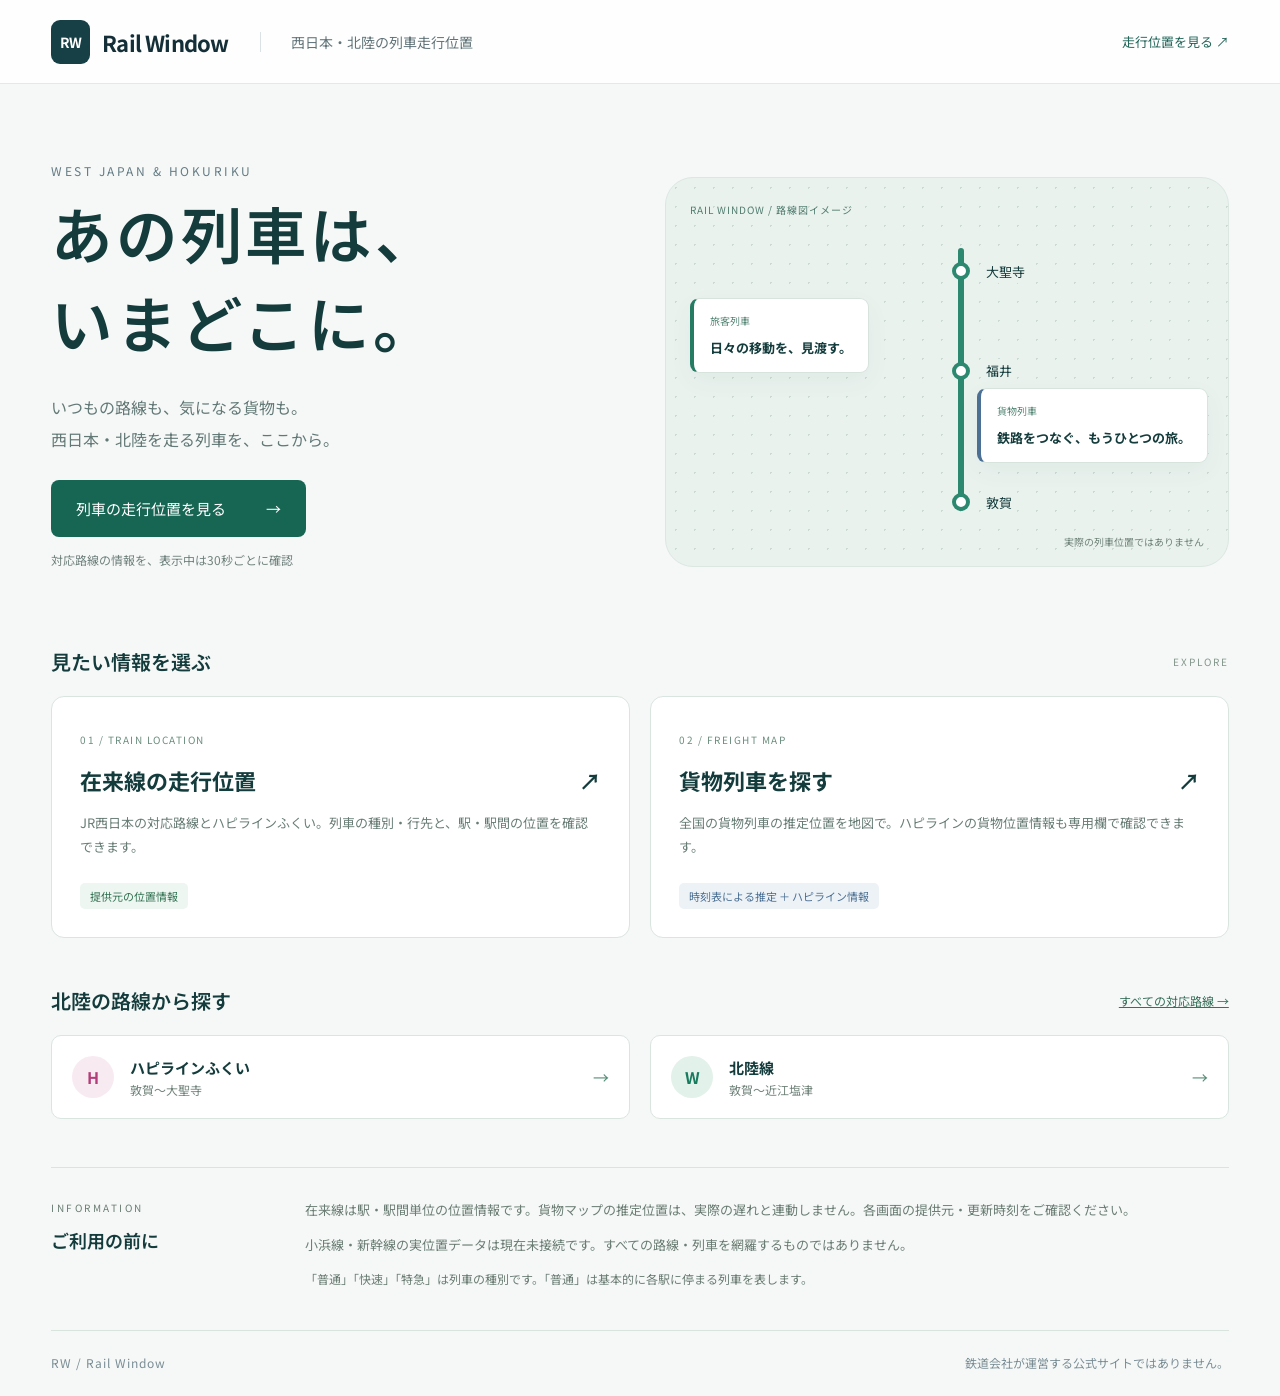
<file: index.html>
<!doctype html>
<html lang="ja"><head><meta charset="utf-8"><meta name="viewport" content="width=device-width,initial-scale=1"><title>Rail Window｜西日本・北陸の列車を探す</title><meta name="description" content="西日本・北陸の列車走行位置。JR西日本の対応在来線、ハピラインふくい、貨物列車の情報を確認できます。"><link rel="stylesheet" href="style.css"><link rel="stylesheet" href="home.css?v=20260929-home2"></head>
<body><header><a class="brand" href="./"><span class="logo">RW</span>Rail Window</a><span class="header-note">西日本・北陸の列車走行位置</span><a class="header-link" href="trains.html">走行位置を見る ↗</a></header>
<main><section class="hero"><div><p class="eyebrow">WEST JAPAN & HOKURIKU</p><h1>あの列車は、<br>いまどこに。</h1><p class="intro">いつもの路線も、気になる貨物も。<br>西日本・北陸を走る列車を、ここから。</p><a class="primary" href="trains.html">列車の走行位置を見る <span>→</span></a><p class="small">対応路線の情報を、表示中は30秒ごとに確認</p></div><div class="hero-art" aria-hidden="true"><span class="art-caption">RAIL WINDOW / 路線図イメージ</span><div class="art-line"></div><i class="stop s1"></i><i class="stop s2"></i><i class="stop s3"></i><span class="station st1">大聖寺</span><span class="station st2">福井</span><span class="station st3">敦賀</span><div class="art-card ac1"><span>旅客列車</span><strong>日々の移動を、見渡す。</strong></div><div class="art-card ac2"><span>貨物列車</span><strong>鉄路をつなぐ、もうひとつの旅。</strong></div><span class="art-note">実際の列車位置ではありません</span></div></section>
<section class="destinations" aria-labelledby="look"><div class="section-title"><h2 id="look">見たい情報を選ぶ</h2><span>EXPLORE</span></div><div class="feature-grid"><a class="feature" href="trains.html"><span class="feature-tag">01 / TRAIN LOCATION</span><h3>在来線の走行位置 <span>↗</span></h3><p>JR西日本の対応路線とハピラインふくい。列車の種別・行先と、駅・駅間の位置を確認できます。</p><span class="pill">提供元の位置情報</span></a><a class="feature cargo" href="freight.html"><span class="feature-tag">02 / FREIGHT MAP</span><h3>貨物列車を探す <span>↗</span></h3><p>全国の貨物列車の推定位置を地図で。ハピラインの貨物位置情報も専用欄で確認できます。</p><span class="pill">時刻表による推定 ＋ ハピライン情報</span></a></div></section>
<section class="routes" aria-labelledby="popular"><div class="section-title"><h2 id="popular">北陸の路線から探す</h2><a href="trains.html">すべての対応路線 →</a></div><div class="route-grid"><a href="trains.html?line=hapi"><span class="route-mark pink">H</span><div><h3>ハピラインふくい</h3><p>敦賀〜大聖寺</p></div><span>→</span></a><a href="trains.html?line=hokuriku"><span class="route-mark">W</span><div><h3>北陸線</h3><p>敦賀〜近江塩津</p></div><span>→</span></a></div></section>
<section class="guide"><div><p class="eyebrow">INFORMATION</p><h2>ご利用の前に</h2></div><div><p>在来線は駅・駅間単位の位置情報です。貨物マップの推定位置は、実際の遅れと連動しません。各画面の提供元・更新時刻をご確認ください。</p><p>小浜線・新幹線の実位置データは現在未接続です。すべての路線・列車を網羅するものではありません。</p><p class="small">「普通」「快速」「特急」は列車の種別です。「普通」は基本的に各駅に停まる列車を表します。</p></div></section>
<footer><span>RW / Rail Window</span><span>鉄道会社が運営する公式サイトではありません。</span></footer></main></body></html>
</file>
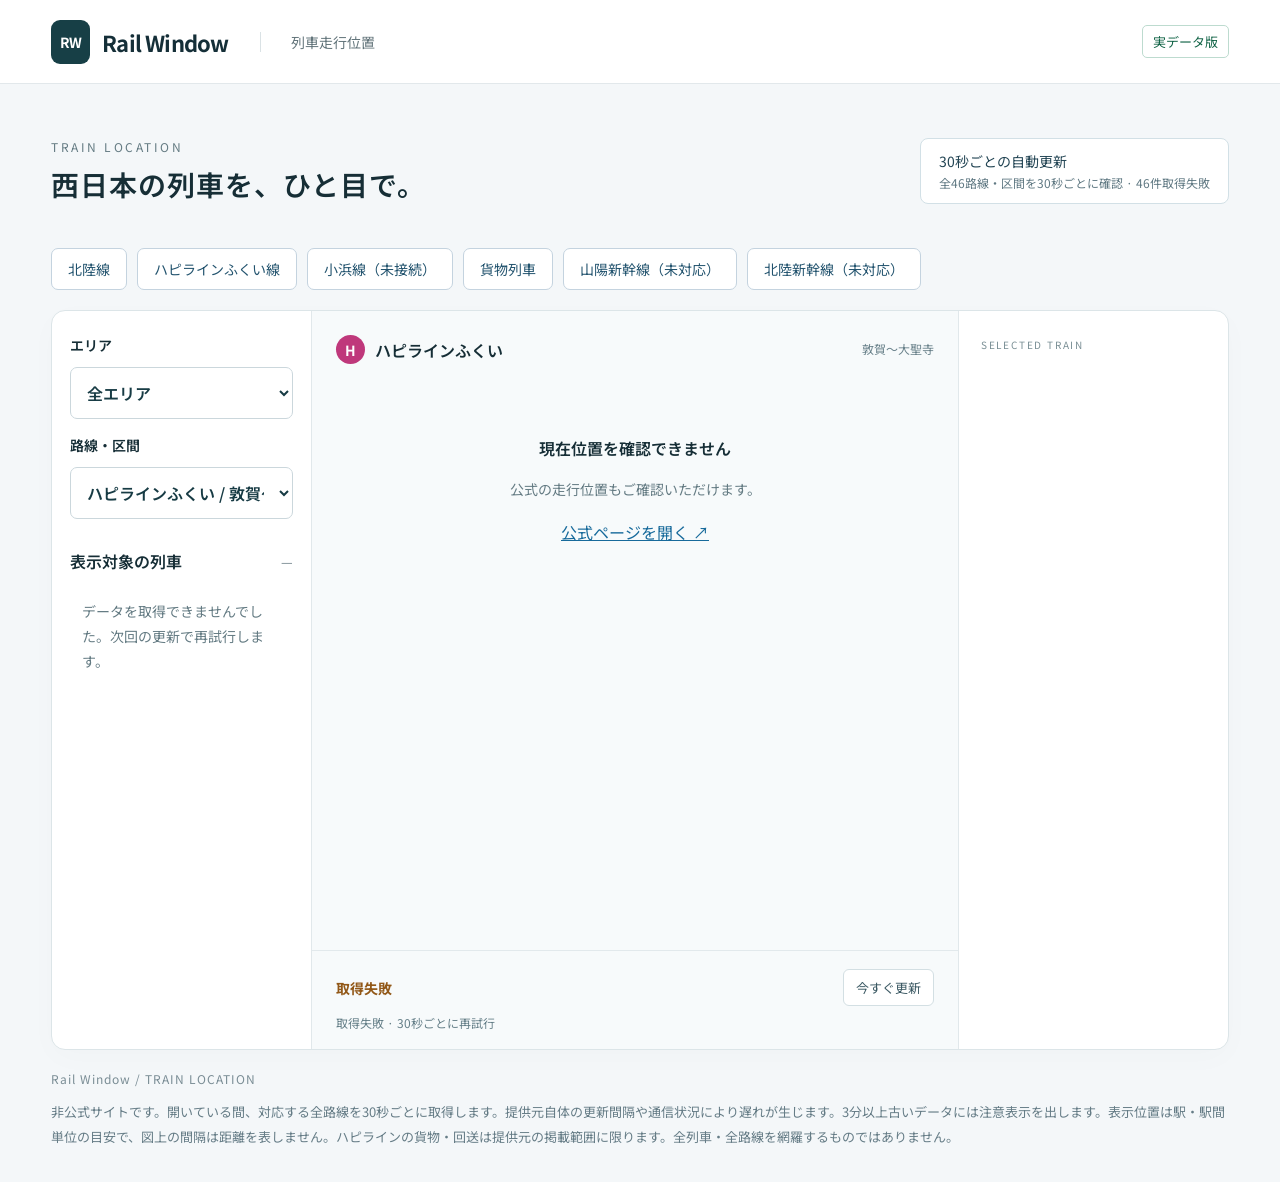
<file: trains.html>
<!doctype html><html lang="ja"><head><meta charset="utf-8"><meta name="viewport" content="width=device-width,initial-scale=1"><title>Rail Window｜西日本・北陸の列車走行位置</title><meta name="description" content="JR西日本の対応在来線とハピラインの列車位置を30秒ごとに確認。提供元の更新時刻を表示します。"><link rel="stylesheet" href="style.css"><link rel="stylesheet" href="live.css?v=20260929-quick"></head><body><header><a class="brand" href="./"><span class="logo">RW</span>Rail Window</a><span class="header-note">列車走行位置</span><span class="live-label">実データ版</span></header><main><div class="heading"><div><p class="eyebrow">TRAIN LOCATION</p><h1>西日本の列車を、ひと目で。</h1></div><p class="notice">30秒ごとの自動更新<span id="global-status" role="status">接続しています…</span></p></div><nav class="quick-routes" aria-label="路線・列車を選ぶ"><button data-route="hokuriku">北陸線</button><button data-route="hapi">ハピラインふくい線</button><button data-route="obama">小浜線（未接続）</button><a href="freight.html">貨物列車</a><button data-route="sanyo-shinkansen">山陽新幹線（未対応）</button><button data-route="hokuriku-shinkansen">北陸新幹線（未対応）</button></nav><div class="workspace live-workspace"><aside><div class="aside-top"><label for="area">エリア</label><select id="area"><option>取得中</option></select><label for="line" style="margin-top:16px">路線・区間</label><select id="line"><option>取得中</option></select></div><div class="list-title"><h2>表示対象の列車</h2><span id="count">—</span></div><div id="trains"><p class="state-message">データを取得しています。</p></div></aside><section class="map-panel" aria-label="列車の走行位置"><div class="map-heading"><div><span id="line-code" class="line-code">H</span><h2 id="line-name">ハピラインふくい</h2></div><small id="range"></small></div><div id="rail-map" aria-label="駅・駅間単位の列車位置"></div><div class="map-footer"><div class="update-row"><strong id="line-status">取得中</strong><button id="refresh">今すぐ更新</button></div><span id="source-time"></span></div></section><section class="detail" aria-label="選択した列車の詳細"><div class="detail-caption">SELECTED TRAIN</div><div id="detail"></div></section></div><footer><span>Rail Window / TRAIN LOCATION</span><span id="provider"></span></footer><p class="source-note" id="coverage">非公式サイトです。開いている間、対応する全路線を30秒ごとに取得します。提供元自体の更新間隔や通信状況により遅れが生じます。3分以上古いデータには注意表示を出します。表示位置は駅・駅間単位の目安で、図上の間隔は距離を表しません。ハピラインの貨物・回送は提供元の掲載範囲に限ります。全列車・全路線を網羅するものではありません。</p></main><script src="config.js"></script><script src="routes.js"></script><script src="directions.js?v=20260929-home2"></script><script src="live.js?v=20260929-home2"></script></body></html>
</file>
<file: style.css>
@import url('https://fonts.googleapis.com/css2?family=Noto+Sans+JP:wght@400;500;600;700&display=swap');
:root{font-family:'Noto Sans JP',sans-serif;color:#162e36;background:#f4f7f9;font-synthesis:none;--accent:#008468}*{box-sizing:border-box}body{margin:0}button,select{font:inherit}button,select,a{-webkit-tap-highlight-color:transparent}button:focus-visible,select:focus-visible,a:focus-visible,[role=button]:focus-visible{outline:3px solid #e28e24;outline-offset:4px}header{height:84px;background:white;border-bottom:1px solid #e2e8eb;display:flex;align-items:center;padding:0 4%;gap:32px}.brand{text-decoration:none;color:#152f38;font-size:22px;font-weight:700;letter-spacing:-.8px;display:flex;align-items:center;gap:12px}.logo{background:#173f46;color:white;border-radius:9px;font-size:14px;padding:12px 9px;letter-spacing:-1px}.header-note{font-size:14px;color:#62747a;border-left:1px solid #dae2e5;padding-left:30px}.demo{margin-left:auto;font-size:12px;letter-spacing:2px;border:1px solid #c7d5da;padding:5px 10px;border-radius:5px}main{max-width:1640px;margin:auto;padding:40px 4% 20px}.heading{display:flex;align-items:center;justify-content:space-between;margin-bottom:30px}.eyebrow{font-size:12px;letter-spacing:2.5px;color:#647b83;margin:0 0 9px}h1{font-size:28px;font-weight:600;letter-spacing:1px;margin:0}.notice{font-size:14px;color:#83611a;background:#fff6df;border:1px solid #eadbb4;border-radius:8px;padding:12px 18px}.notice span{display:block;color:#776e59;font-size:12px;margin-top:3px}.workspace{display:grid;grid-template-columns:260px minmax(0,1fr) 260px;border:1px solid #dce5e8;border-radius:14px;overflow:hidden;background:white;min-height:670px;box-shadow:0 8px 30px #1d3e4905}aside{border-right:1px solid #e1e8eb;padding:24px 18px}.aside-top label{font-size:14px;display:block;margin-bottom:12px;font-weight:600}select{width:100%;padding:12px;border:1px solid #cbd7dc;border-radius:7px;background:white;color:#173b44;font-weight:600;font-size:16px}.aside-top p{font-size:12px;color:#73848b;margin-top:12px}.list-title{display:flex;justify-content:space-between;align-items:center;margin:30px 0 12px}h2{font-size:16px;margin:0;font-weight:600}.list-title span{font-size:13px;color:#70828a}.train-row{background:white;width:100%;border:1px solid transparent;text-align:left;color:#1f3b45;border-radius:8px;padding:15px 12px;margin:5px 0;cursor:pointer}.train-row:hover{background:#f1f7f7}.train-row.active{border-color:var(--accent);background:#edf8f5}.row-top{display:flex;justify-content:space-between;align-items:center;margin-bottom:8px}.train-no{font-size:16px;font-weight:700}.type{font-size:12px;padding:3px 6px;border-radius:3px;background:#eaf0f2;color:#556d76}.position{font-size:13px;color:#617880;display:block;margin-top:6px}.direction{font-size:14px}.aside-foot{font-size:12px;line-height:1.8;color:#77898f;margin:24px 8px}.map-panel{background:#f7fafb;display:flex;flex-direction:column;min-width:0}.map-heading{padding:24px;display:flex;justify-content:space-between;gap:10px;align-items:center}.map-heading>div{display:flex;align-items:center;gap:10px}.line-code{display:grid;place-items:center;background:var(--accent);color:white;width:29px;height:29px;font-weight:700;border-radius:50%;font-size:14px}.schematic{font-size:12px;color:#70848d}.map-wrap{flex:1;display:flex;align-items:center;min-height:400px;background-image:radial-gradient(#d4e1e5 .8px,transparent .8px);background-size:20px 20px}svg{width:100%;height:auto;max-height:600px;overflow:visible}svg text{font-family:inherit}.map-footer{padding:18px 24px;display:flex;align-items:center;justify-content:space-between;border-top:1px solid #e2e9ec;font-size:12px;color:#657f88}.map-footer>span{display:flex;align-items:center;gap:8px}.station-key{height:10px;width:10px;border:2px solid #52757e;border-radius:50%;display:inline-block}.train-key{height:10px;width:16px;background:var(--accent);border-radius:3px;margin-left:8px}.map-footer button{border:1px solid #d3dfe3;border-radius:6px;background:white;padding:8px 12px;font-size:13px;color:#3b5963;cursor:pointer}.detail{border-left:1px solid #e1e8eb;padding:26px 22px}.detail-caption{display:flex;justify-content:space-between;align-items:center;font-size:10px;letter-spacing:1.8px;color:#7a8f95}.demo-small{font-size:12px;letter-spacing:0;background:#f0f4f6;padding:3px 6px;border-radius:4px}.big-number{font-size:38px;font-weight:600;margin:35px 0 0;letter-spacing:-1px}.detail-direction{font-size:16px;margin:8px 0 24px}.detail-status{font-size:13px;background:#edf8f5;color:#08765b;padding:10px 12px;border-radius:5px}.detail dl{margin:30px 0}.detail dt{font-size:12px;color:#71858d;margin:20px 0 8px}.detail dd{margin:0;font-size:16px;font-weight:500}.progress{height:4px;background:#e6ecef;border-radius:10px;margin-top:22px;overflow:hidden}.progress>div{height:100%;background:var(--accent)}.next-station{border-top:1px solid #e4ebed;padding-top:24px}.next-station p{font-size:12px;color:#71858d;margin:0 0 8px}.next-station strong{font-size:22px;font-weight:500}.detail-note{font-size:12px;color:#7c8c91;line-height:1.8;margin-top:36px}footer{display:flex;justify-content:space-between;font-size:12px;color:#7a8d95;margin-top:20px;gap:15px}footer span:first-child{letter-spacing:1px}@media(min-width:1500px){.workspace{grid-template-columns:285px minmax(0,1fr) 285px}}@media(max-width:1150px){.workspace{grid-template-columns:225px minmax(0,1fr)}.detail{grid-column:1/-1;border-left:0;border-top:1px solid #e1e8eb}.detail #detail{display:flex;align-items:center;gap:25px;flex-wrap:wrap}.big-number{margin:10px 0;font-size:28px}.detail dl{display:flex;gap:20px;margin:0}.detail-direction{margin:0}.detail-status,.detail-note,.progress{display:none}.next-station{border:0;padding:0}.detail dt{margin:5px 0}.map-wrap{min-height:400px}}@media(max-width:650px){header{height:66px;padding:0 20px}.header-note{display:none}main{padding:25px 16px}.heading{display:block;margin-bottom:20px}h1{font-size:23px}.notice{display:inline-block;margin:16px 0 0;padding:8px 12px}.notice span{display:inline;margin-left:10px}.workspace{display:flex;flex-direction:column}.aside-top{padding:0 4px}.aside-top p,.aside-foot,.list-title{display:none}aside{padding:18px 12px;border-right:0;border-bottom:1px solid #e1e8eb}#trains{display:flex;overflow-x:auto;gap:8px;margin-top:12px;padding:2px}.train-row{min-width:160px;padding:10px}.map-heading{padding:20px 16px}.map-wrap{min-height:320px}.map-footer{padding:14px 16px}.detail{padding:20px}.detail #detail{gap:15px}.detail dl{gap:15px}.detail dd{font-size:14px}footer{flex-direction:column;line-height:1.8}.detail-caption{font-size:12px}.next-station strong{font-size:18px}}@media(prefers-reduced-motion:reduce){*{scroll-behavior:auto}}

.source-note{font-size:12px;color:#657c86;line-height:1.9}.source-note a{color:#176a9b;margin-left:8px} .type{font-size:12px}.train-row .train-no{font-size:15px}
.quick-routes{display:flex;gap:10px;align-items:center;flex-wrap:wrap;margin:0 0 20px}.quick-routes button{border:1px solid #c4d3df;border-radius:7px;background:white;color:#22536e;padding:10px 16px;font-size:14px;cursor:pointer}.quick-routes button:hover{background:#e9f3fa}.quick-routes span{font-size:12px;color:#637d87}.type{max-width:110px}
</file>
<file: home.css>
:root{background:#f5f8f7;color:#153c3c}header{background:#fdfefd}.header-link{margin-left:auto;font-size:13px;color:#23665a;text-decoration:none}main{max-width:1280px;padding-top:54px}.hero{display:grid;grid-template-columns:1fr 1fr;gap:50px;align-items:center;padding:24px 0 64px}.hero h1{font-size:clamp(40px,4.8vw,64px);line-height:1.45;letter-spacing:.06em;font-weight:600}.intro{font-size:16px;line-height:2;color:#637976;margin:25px 0}.primary{display:flex;align-items:center;justify-content:space-between;gap:40px;width:fit-content;padding:18px 25px;background:#176653;color:white;text-decoration:none;border-radius:8px;font-size:15px}.primary:hover{background:#0c5141}.small{font-size:12px;color:#71827e;line-height:1.8}.hero-art{height:390px;position:relative;border:1px solid #dce7e2;border-radius:28px;background:radial-gradient(#cbdad4 1px,transparent 1px) 0 0/19px 19px,#eaf2ee;overflow:hidden}.art-caption{position:absolute;top:24px;left:24px;font-size:10px;letter-spacing:1px;color:#527d70}.art-line{position:absolute;top:70px;bottom:55px;left:52%;width:6px;background:#2c8970;border-radius:5px}.stop{position:absolute;left:calc(52% - 6px);width:18px;height:18px;border:4px solid #2c8970;background:white;border-radius:50%}.s1{top:84px}.s2{top:184px}.s3{top:294px}.station{position:absolute;left:calc(52% + 23px);font-size:13px;background:#eaf2ee;padding:2px 5px}.st1{top:82px}.st2{top:181px}.st3{top:292px}.art-card{position:absolute;max-width:70%;background:white;border:1px solid #d7e4dd;border-left:4px solid #267c63;border-radius:9px;padding:14px 16px;box-shadow:0 8px 25px #174c3b0c}.art-card span{font-size:10px;color:#548575;display:block;margin-bottom:6px}.art-card strong{font-size:13px}.ac1{top:120px;left:24px}.ac2{top:233px;right:20px;border-left-color:#4c7093}.art-note{position:absolute;bottom:17px;right:24px;font-size:10px;color:#70847a}.section-title{display:flex;justify-content:space-between;align-items:center;gap:15px;margin:0 0 20px}.section-title h2{font-size:20px}.section-title>span{font-size:10px;color:#84978c;letter-spacing:2px}.section-title>a{font-size:12px;color:#39705b}.feature-grid,.route-grid{display:grid;grid-template-columns:1fr 1fr;gap:20px}.feature{display:block;text-decoration:none;color:inherit;background:white;border:1px solid #dbe5df;border-radius:13px;padding:28px;transition:transform .15s,border-color .15s}.feature:hover{transform:translateY(-3px);border-color:#508e77}.feature-tag{font-size:10px;letter-spacing:1.5px;color:#6b8e7e}.feature h3{font-size:22px;display:flex;justify-content:space-between;margin:15px 0}.feature p{font-size:13px;line-height:1.9;color:#687d75;margin:0 0 22px}.pill{display:inline-block;padding:5px 10px;background:#edf6f0;color:#347354;font-size:11px;border-radius:5px}.cargo .pill{background:#edf2f7;color:#4c7093}.routes{margin:48px 0}.route-grid>a{display:flex;align-items:center;gap:16px;padding:20px;background:#fff;border:1px solid #dbe5df;border-radius:10px;text-decoration:none;color:inherit}.route-grid>a:hover{border-color:#528f75}.route-mark{display:grid;place-items:center;width:42px;height:42px;border-radius:50%;background:#e2f1e9;color:#187b5e;font-weight:bold}.route-mark.pink{background:#f8eaf1;color:#b33d78}.route-grid h3{font-size:15px;margin:0 0 3px}.route-grid p{font-size:12px;color:#71837b;margin:0}.route-grid>a>span:last-child{margin-left:auto;color:#528c74}.guide{display:grid;grid-template-columns:230px 1fr;gap:24px;border-top:1px solid #d9e4dd;padding:30px 0}.guide h2{font-size:18px}.guide p{font-size:13px;line-height:1.9;color:#6b7d74;margin:0 0 10px}.guide .eyebrow{font-size:10px}.guide p.small{font-size:12px}footer{border-top:1px solid #d9e4dd;padding:23px 0 5px;margin:0}@media(max-width:700px){main{padding-top:25px}.hero{grid-template-columns:1fr;gap:24px;padding:12px 0 35px}.hero h1{font-size:42px}.hero-art{height:330px}.art-line{bottom:36px}.s3{top:266px}.st3{top:264px}.ac2{top:217px}.feature-grid,.route-grid{grid-template-columns:1fr;gap:13px}.feature{padding:23px}.feature h3{font-size:20px}.guide{grid-template-columns:1fr;gap:18px}.header-link{font-size:11px}header{gap:14px}.brand{font-size:18px}.section-title h2{font-size:18px}.routes{margin:34px 0}}@media(prefers-reduced-motion:reduce){.feature{transition:none}}
.ac2{top:210px}.s3{top:315px}.st3{top:313px}@media(max-width:700px){.ac2{top:190px}.s3{top:280px}.st3{top:278px}}
</file>
<file: live.css>
.live-label{margin-left:auto;color:#126447;border:1px solid #bddbcf;border-radius:5px;padding:6px 10px;font-size:13px}.notice{background:white;color:#234554;border-color:#d2e0e6}.notice span{color:#607983}.live-workspace{grid-template-columns:260px minmax(0,1fr) 270px;height:740px}.live-workspace aside{overflow:auto}.map-panel{overflow:hidden}.map-heading{align-items:flex-start}.map-heading small{display:block;font-size:12px;color:#69818a;margin-top:5px}#rail-map{overflow:auto;flex:1;padding:15px 28px;min-height:300px}.rail-stop{position:relative;min-height:80px;display:grid;grid-template-columns:145px 1fr;gap:15px;padding:10px 0}.rail-stop:before{content:'';position:absolute;left:7px;top:0;bottom:0;width:4px;background:var(--accent)}.rail-stop:first-child:before{top:24px}.rail-stop:last-child:before{bottom:calc(100% - 25px)}.rail-station{position:relative;display:flex;align-items:flex-start;gap:14px;padding-top:5px}.rail-station strong{font-size:15px;font-weight:500}.rail-dot{width:18px;height:18px;flex-shrink:0;border:3px solid var(--accent);background:white;border-radius:50%;z-index:1}.rail-trains{display:flex;gap:8px;flex-wrap:wrap;align-items:flex-start}.rail-train{background:white;border:1px solid #d2dfe4;border-left:4px solid var(--accent);border-radius:6px;padding:8px 10px;color:#224854;cursor:pointer;text-align:left;font-size:14px}.rail-train small{display:block;font-size:12px;margin-top:3px}.rail-train.chosen{outline:2px solid var(--accent);outline-offset:1px}.rail-train.between{margin-top:18px}.map-footer{display:block}.update-row{display:flex;justify-content:space-between;gap:12px;align-items:center;margin-bottom:8px}#line-status{font-size:14px;color:#126447}#line-status.warning{color:#925818}#source-time{font-size:12px}#refresh{cursor:pointer}#refresh:disabled{opacity:.5}.detail{overflow:auto}.detail .big-number{font-size:29px;overflow-wrap:anywhere}.detail dd{font-size:15px}.detail-note.visible-note{display:block}#trains .train-no{font-size:14px;overflow-wrap:anywhere}.type{flex-shrink:0}.delay{color:#a1461c;font-size:13px;display:block;margin-top:6px}.empty-state{padding:45px 15px;text-align:center;line-height:1.9}.empty-state p,.state-message{font-size:14px;line-height:1.8;color:#647b83}.empty-state a{color:#176a9b}.state-message{padding:12px}.source-note{font-size:13px}#provider{font-size:13px}#provider a{color:#176a9b}@media(max-width:1150px){.live-workspace{grid-template-columns:225px minmax(0,1fr);height:auto}.live-workspace aside{max-height:700px}#rail-map{max-height:620px}.detail #detail{display:block}.detail dl{flex-wrap:wrap}.detail .big-number{margin:15px 0}.visible-note{margin-top:16px}}@media(max-width:650px){.live-workspace{display:flex;height:auto}.live-workspace aside{overflow:visible;max-height:none}#rail-map{max-height:550px;padding:12px 16px}.rail-stop{grid-template-columns:110px 1fr;gap:8px}.rail-station{gap:9px}.rail-station strong{font-size:14px}.quick-routes span{width:100%}.map-heading{display:block}.map-heading>div{margin-bottom:8px}#source-time{line-height:1.8}.heading .notice{display:block}.notice span{display:block;margin-left:0}.detail dl{display:block}.detail dt{margin-top:16px}.rail-train{padding:7px}.header-note{display:none}}
#rail-map{padding:0 14px 18px}.direction-head{display:grid;grid-template-columns:minmax(0,1fr) 86px minmax(0,1fr);gap:8px;position:sticky;top:0;z-index:3;background:#edf4f6;padding:12px 0;text-align:center;font-size:12px;font-weight:700;border-bottom:1px solid #cbdce1}.center-stop{display:grid;grid-template-columns:minmax(0,1fr) 86px minmax(0,1fr);gap:8px;min-height:118px;padding:12px 0}.center-stop:before{left:calc(50% - 2px);top:0;bottom:0}.center-stop:first-of-type:before{top:0}.center-stop .rail-station{display:flex;flex-direction:column;align-items:center;gap:6px;position:relative;padding-top:12px;text-align:center}.center-stop .rail-station strong{background:#f5f9fa;padding:3px 5px;z-index:1;font-size:13px}.center-stop .rail-trains{display:flex;flex-direction:column;flex-wrap:nowrap;gap:8px;min-width:0}.center-stop .rail-train{width:100%;overflow-wrap:anywhere;border-left:1px solid #cedfe4;border-top:3px solid var(--accent);font-size:12px;padding:8px}.center-stop .rail-train strong{font-size:12px;display:block}.center-stop .rail-train small{font-size:11px;line-height:1.5}.center-stop .rail-train.between{margin-top:28px}.center-stop .left-trains{align-items:flex-end}.center-stop .right-trains{align-items:flex-start}@media(max-width:650px){.direction-head,.center-stop{grid-template-columns:minmax(0,1fr) 66px minmax(0,1fr);gap:6px}#rail-map{padding:0 8px 12px}.direction-head{font-size:11px}.center-stop .rail-station strong{font-size:12px}.center-stop .rail-train{padding:6px}}

.quick-routes a{display:inline-block;border:1px solid #c4d3df;border-radius:7px;background:white;color:#22536e;padding:10px 16px;font-size:14px;text-decoration:none;line-height:normal}.quick-routes a:hover{background:#e9f3fa}
</file>
